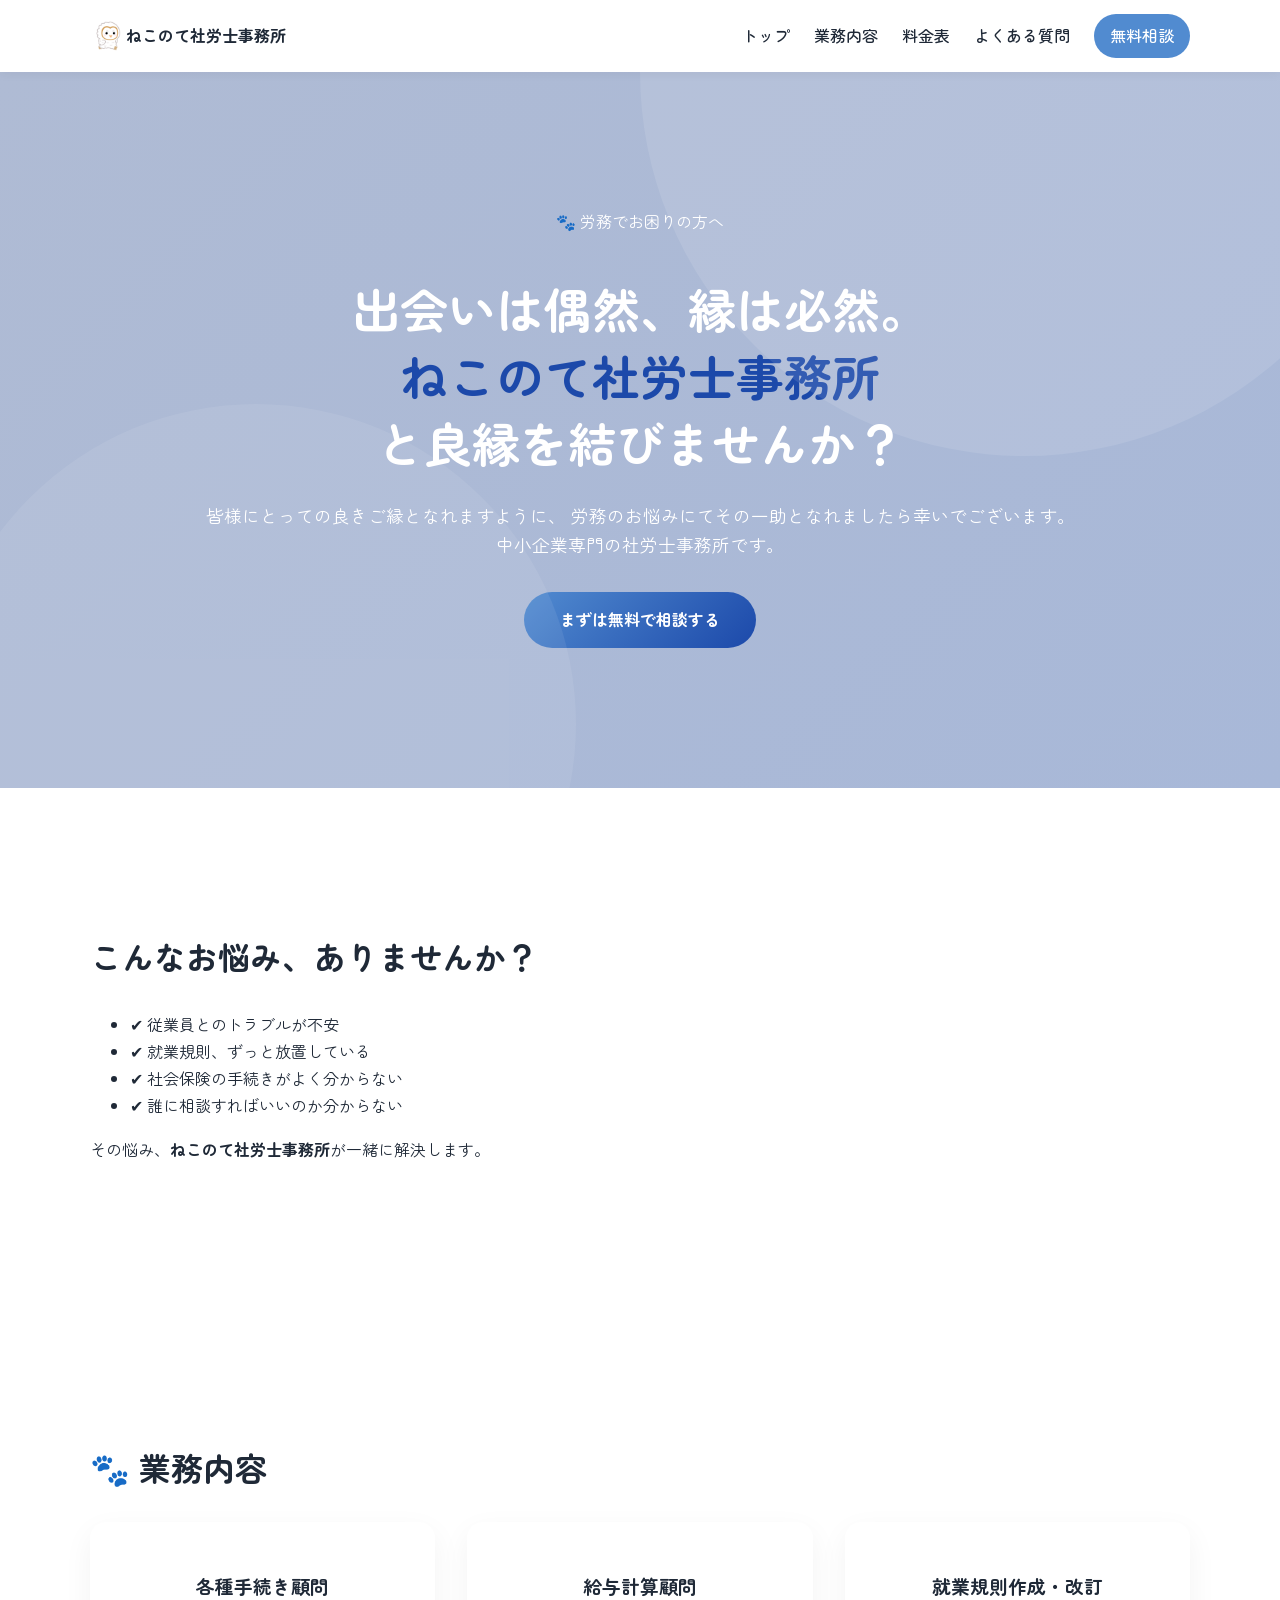
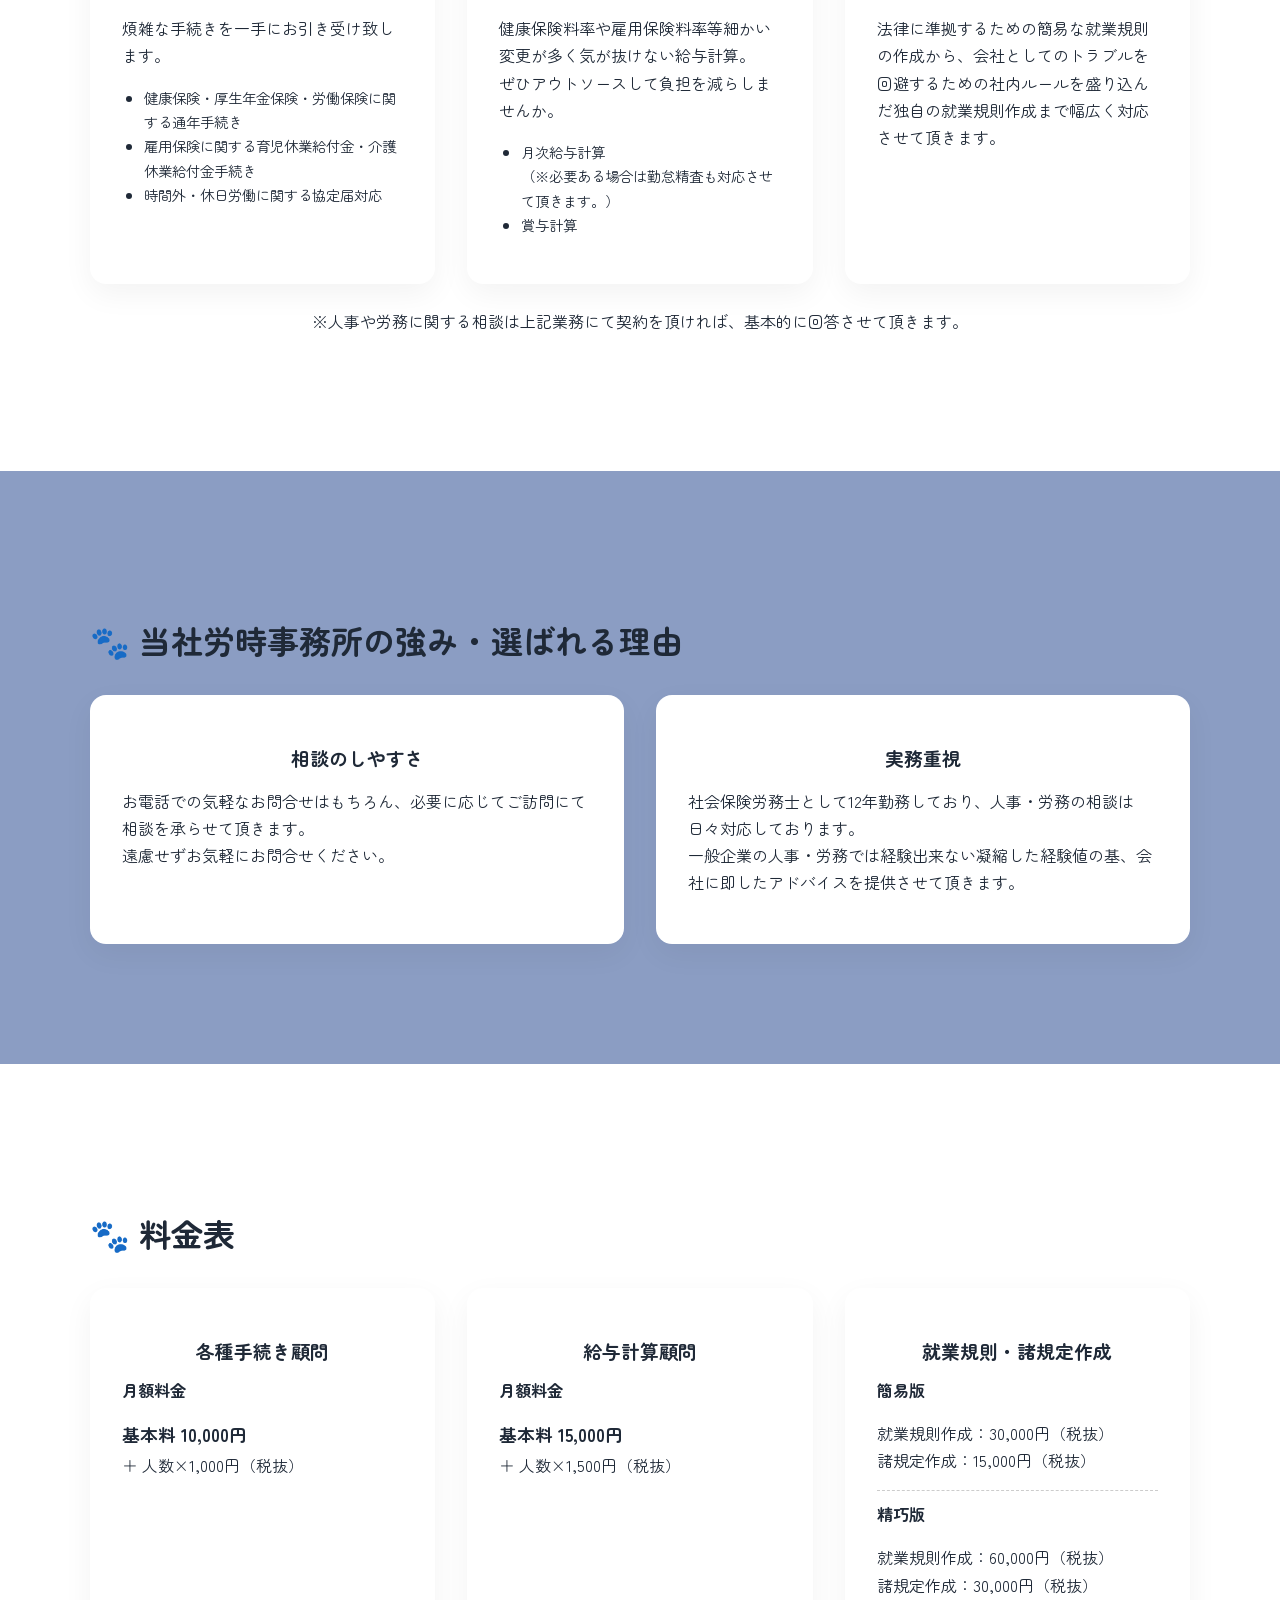
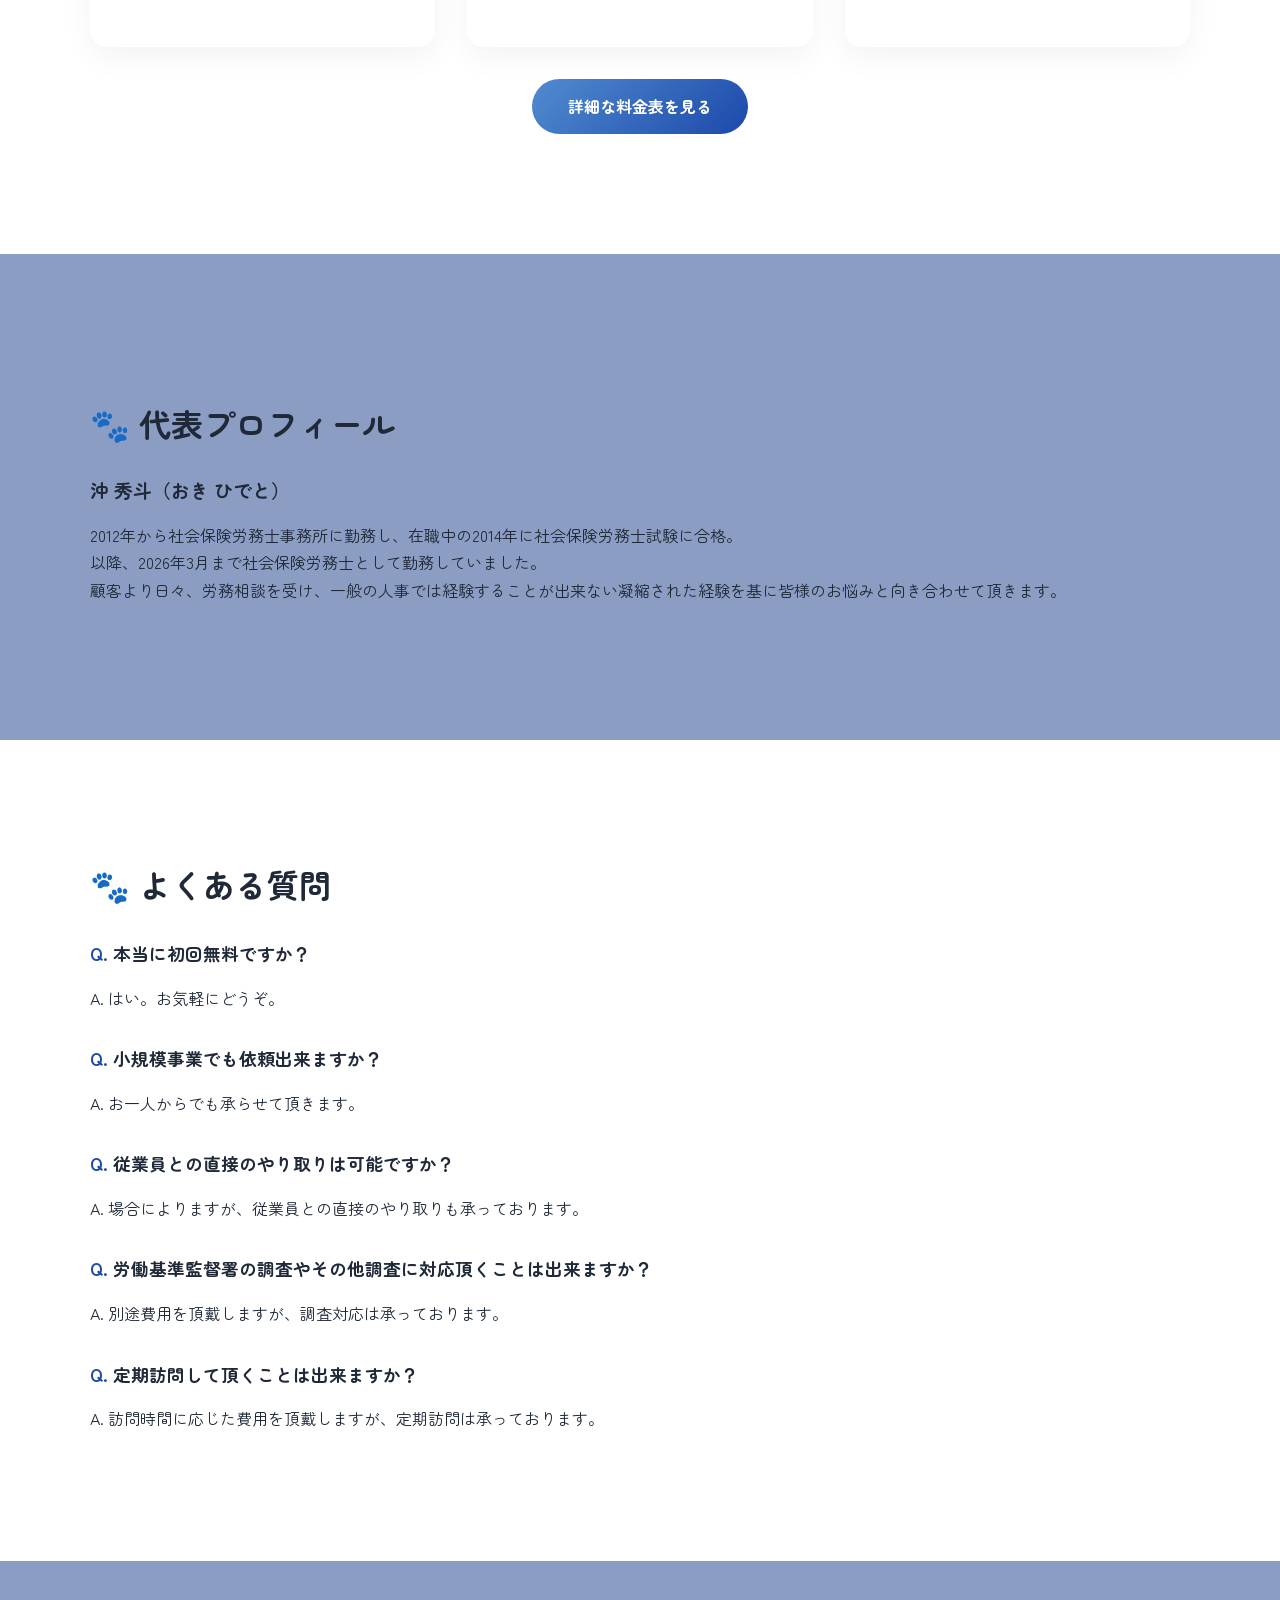
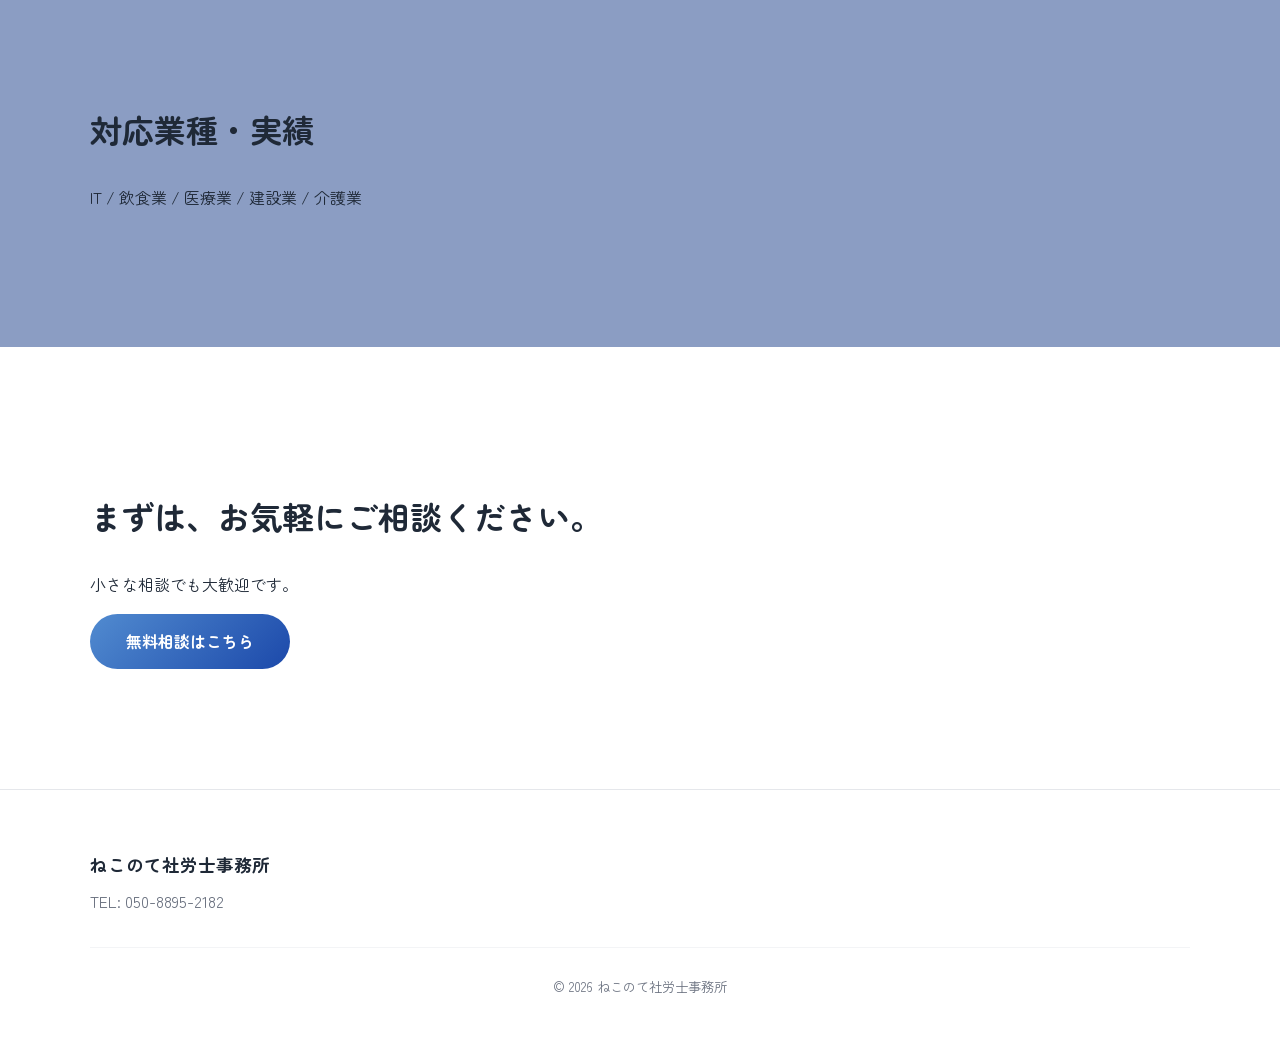
<file: index.html>
<!DOCTYPE html>
<html lang="ja">

<head>
  <meta name="robots" content="noindex, nofollow">
  <meta charset="UTF-8" />
  <meta name="viewport" content="width=device-width, initial-scale=1.0" />
  <title>ねこのて社労士事務所</title>
  <link rel="preconnect" href="https://fonts.googleapis.com">
  <link rel="preconnect" href="https://fonts.gstatic.com" crossorigin>
  <link href="https://fonts.googleapis.com/css2?family=Noto+Sans+JP:wght@300;400;600;700&display=swap" rel="stylesheet">
  <link href="https://fonts.googleapis.com/css2?family=Zen+Maru+Gothic:wght@400;500;700&display=swap" rel="stylesheet">

  <link rel="stylesheet" href="css/style.css">

  <link rel="icon" href="images/logo.png">
  <link rel="icon" type="image/png" sizes="32x32" href="images/logo.png">
  <link rel="icon" type="image/png" sizes="16x16" href="images/logo.png">
  <link rel="apple-touch-icon" sizes="180x180" href="images/logo.png">


</head>

<body>

  <header class="site-header">
    <div class="container header-inner">
      <div class="logo">
        <a href="index.html" style="display: flex; align-items: center; text-decoration: none; color: inherit;">
          <img src="images/logo.png" alt="ねこのて社労士事務所 ロゴ">
          <span>ねこのて社労士事務所</span>
        </a>
      </div>
      <button class="menu-toggle" aria-label="メニューを開く">☰</button>
      <nav class="nav">
        <a href="#home">トップ</a>
        <a href="#service">業務内容</a>
        <a href="#price">料金表</a>
        <a href="#faq">よくある質問</a>
        <a href="mailto:hoki0612@hoki-nekonotesharoushi.com" class="nav-cta">無料相談</a>
      </nav>
    </div>
  </header>

  <div class="menu-overlay"></div>

  <main id="home">

    <!-- Hero -->
    <section class="hero hero-unique">
      <div class="container hero-inner">
        <div class="hero-text">
          <p class="hero-badge">🐾 労務でお困りの方へ</p>
          <h1><span>出会いは偶然、</span><span>縁は必然。</span><br class="pc-br"><span class="hero-highlight">ねこのて社労士事務所</span><br
              class="pc-br"><span>と良縁を結びませんか？</span></h1>
          <p class="hero-lead">
            <span>皆様にとっての良きご縁となれますように、</span>
            <span>労務のお悩みにてその一助となれましたら幸いでございます。</span><br class="pc-br">
            <span>中小企業専門の社労士事務所です。</span>
          </p>
          <a href="mailto:hoki0612@hoki-nekonotesharoushi.com" class="btn-primary">まずは無料で相談する</a>
        </div>
      </div>
      <div class="hero-wave"></div>
    </section>

    <!-- 共感セクション -->
    <section class="section empath">
      <div class="container">
        <h2>こんなお悩み、ありませんか？</h2>
        <ul class="empath-list">
          <li>✔ 従業員とのトラブルが不安</li>
          <li>✔ 就業規則、ずっと放置している</li>
          <li>✔ 社会保険の手続きがよく分からない</li>
          <li>✔ 誰に相談すればいいのか分からない</li>
        </ul>
        <p class="empath-conclusion">
          その悩み、<strong>ねこのて社労士事務所</strong>が一緒に解決します。
        </p>
      </div>
    </section>

    <!-- 業務内容 -->
    <section id="service" class="section ">
      <div class="container">
        <h2>🐾 業務内容</h2>
        <div class="grid grid-3">
          <div class="card" style="text-align: left;">
            <h3 style="text-align: center;">各種手続き顧問</h3>
            <p>煩雑な手続きを一手にお引き受け致します。</p>
            <ul style="margin-top: 10px; font-size: 0.9em; padding-left: 1.5em; list-style-type: disc;">
              <li>健康保険・厚生年金保険・労働保険に関する通年手続き</li>
              <li>雇用保険に関する育児休業給付金・介護休業給付金手続き</li>
              <li>時間外・休日労働に関する協定届対応</li>
            </ul>
          </div>
          <div class="card" style="text-align: left;">
            <h3 style="text-align: center;">給与計算顧問</h3>
            <p>健康保険料率や雇用保険料率等細かい変更が多く気が抜けない給与計算。<br>ぜひアウトソースして負担を減らしませんか。</p>
            <ul style="margin-top: 10px; font-size: 0.9em; padding-left: 1.5em; list-style-type: disc;">
              <li>月次給与計算<br>（※必要ある場合は勤怠精査も対応させて頂きます。）</li>
              <li>賞与計算</li>
            </ul>
          </div>
          <div class="card" style="text-align: left;">
            <h3 style="text-align: center;">就業規則作成・改訂</h3>
            <p>法律に準拠するための簡易な就業規則の作成から、会社としてのトラブルを回避するための社内ルールを盛り込んだ独自の就業規則作成まで幅広く対応させて頂きます。</p>
          </div>
        </div>
        <p style="text-align: center; margin-top: 1.5em;">※人事や労務に関する相談は上記業務にて契約を頂ければ、基本的に回答させて頂きます。</p>
      </div>
    </section>

    <!-- 選ばれる理由 -->
    <section id="reason" class="section section-alt">
      <div class="container">
        <h2>🐾 当社労時事務所の強み・選ばれる理由</h2>
        <div class="grid" style="grid-template-columns: repeat(auto-fit, minmax(300px, 1fr));">
          <div class="card">
            <h3>相談のしやすさ</h3>
            <p>お電話での気軽なお問合せはもちろん、必要に応じてご訪問にて相談を承らせて頂きます。<br>遠慮せずお気軽にお問合せください。</p>
          </div>
          <div class="card">
            <h3>実務重視</h3>
            <p>社会保険労務士として12年勤務しており、人事・労務の相談は日々対応しております。<br>一般企業の人事・労務では経験出来ない凝縮した経験値の基、会社に即したアドバイスを提供させて頂きます。</p>
          </div>
        </div>
      </div>
    </section>

    <!-- 料金表 -->
    <section id="price" class="section">
      <div class="container">
        <h2>🐾 料金表</h2>
        <div class="grid grid-3">
          <div class="card">
            <h3>各種手続き顧問</h3>
            <p style="margin-top: 10px; font-weight: bold;">月額料金</p>
            <p style="font-size: 1.1em; font-weight: bold; margin-top: 5px;">基本料 10,000円<br><span
                style="font-size: 0.9em; font-weight: normal;">＋ 人数×1,000円（税抜）</span></p>
          </div>
          <div class="card">
            <h3>給与計算顧問</h3>
            <p style="margin-top: 10px; font-weight: bold;">月額料金</p>
            <p style="font-size: 1.1em; font-weight: bold; margin-top: 5px;">基本料 15,000円<br><span
                style="font-size: 0.9em; font-weight: normal;">＋ 人数×1,500円（税抜）</span></p>
          </div>
          <div class="card">
            <h3>就業規則・諸規定作成</h3>
            <p style="margin-top: 10px; font-weight: bold;">簡易版</p>
            <p style="margin-top: 5px;">就業規則作成：30,000円（税抜）<br>諸規定作成：15,000円（税抜）</p>
            <hr style="margin: 10px 0; border: none; border-top: 1px dashed #ccc;">
            <p style="margin-top: 10px; font-weight: bold;">精巧版</p>
            <p style="margin-top: 5px;">就業規則作成：60,000円（税抜）<br>諸規定作成：30,000円（税抜）</p>
          </div>
        </div>
        <div style="text-align: center; margin-top: 2rem;">
          <a href="price.html" class="btn-primary">詳細な料金表を見る</a>
        </div>
      </div>
    </section>

    <!-- プロフィール -->
    <section id="profile" class="section section-alt">
      <div class="container profile">
        <div class="profile-text">
          <h2>🐾 代表プロフィール</h2>
          <h3>沖 秀斗（おき ひでと）</h3>
          <p>
            2012年から社会保険労務士事務所に勤務し、在職中の2014年に社会保険労務士試験に合格。<br>
            以降、2026年3月まで社会保険労務士として勤務していました。<br>
            顧客より日々、労務相談を受け、一般の人事では経験することが出来ない凝縮された経験を基に皆様のお悩みと向き合わせて頂きます。
          </p>
        </div>
      </div>
    </section>

    <!-- よくある質問 -->
    <section id="faq" class="section section-sub">
      <div class="container faq">
        <h2>🐾 よくある質問</h2>

        <div class="faq-item" style="margin-bottom: 2rem; text-align: left;">
          <p style="font-weight: bold; margin-bottom: 0.5rem; font-size: 1.1em;"><span
              style="color: var(--main-dark);">Q.</span> 本当に初回無料ですか？</p>
          <p style="margin-bottom: 0;"><span>A.</span> はい。お気軽にどうぞ。</p>
        </div>

        <div class="faq-item" style="margin-bottom: 2rem; text-align: left;">
          <p style="font-weight: bold; margin-bottom: 0.5rem; font-size: 1.1em;"><span
              style="color: var(--main-dark);">Q.</span> 小規模事業でも依頼出来ますか？</p>
          <p style="margin-bottom: 0;"><span>A.</span> お一人からでも承らせて頂きます。</p>
        </div>

        <div class="faq-item" style="margin-bottom: 2rem; text-align: left;">
          <p style="font-weight: bold; margin-bottom: 0.5rem; font-size: 1.1em;"><span
              style="color: var(--main-dark);">Q.</span> 従業員との直接のやり取りは可能ですか？</p>
          <p style="margin-bottom: 0;"><span>A.</span> 場合によりますが、従業員との直接のやり取りも承っております。</p>
        </div>

        <div class="faq-item" style="margin-bottom: 2rem; text-align: left;">
          <p style="font-weight: bold; margin-bottom: 0.5rem; font-size: 1.1em;"><span
              style="color: var(--main-dark);">Q.</span> 労働基準監督署の調査やその他調査に対応頂くことは出来ますか？</p>
          <p style="margin-bottom: 0;"><span>A.</span> 別途費用を頂戴しますが、調査対応は承っております。</p>
        </div>

        <div class="faq-item" style="margin-bottom: 2rem; text-align: left;">
          <p style="font-weight: bold; margin-bottom: 0.5rem; font-size: 1.1em;"><span
              style="color: var(--main-dark);">Q.</span> 定期訪問して頂くことは出来ますか？</p>
          <p style="margin-bottom: 0;"><span>A.</span> 訪問時間に応じた費用を頂戴しますが、定期訪問は承っております。</p>
        </div>

      </div>
    </section>



    <!-- 実績 -->
    <section id="works" class="section section-alt">
      <div class="container">
        <h2>対応業種・実績</h2>
        <p>IT / 飲食業 / 医療業 / 建設業 / 介護業</p>
      </div>
    </section>

    <!-- Contact -->
    <section id="contact" class="section contact-unique">
      <div class="container cta">
        <h2>まずは、お気軽にご相談ください。</h2>
        <p>小さな相談でも大歓迎です。</p>
        <a href="mailto:hoki0612@hoki-nekonotesharoushi.com" class="btn-primary">無料相談はこちら</a>
      </div>
    </section>

  </main>

  <footer class="site-footer">
    <div class="container footer-content">
      <div class="footer-top">
        <p class="footer-office-name">ねこのて社労士事務所</p>
        <p class="footer-tel">TEL: 050-8895-2182</p>
      </div>
      <div class="footer-bottom">
        <small>© 2026 ねこのて社労士事務所</small>
      </div>
    </div>
  </footer>

  <script>
    const toggle = document.querySelector('.menu-toggle');
    const nav = document.querySelector('.nav');
    const overlay = document.querySelector('.menu-overlay');

    const openMenu = () => {
      nav.classList.add('open');
      overlay.classList.add('active');
      toggle.textContent = '✕';
    };

    const closeMenu = () => {
      nav.classList.remove('open');
      overlay.classList.remove('active');
      toggle.textContent = '☰';
    };

    toggle.addEventListener('click', () => {
      nav.classList.contains('open') ? closeMenu() : openMenu();
    });

    overlay.addEventListener('click', closeMenu);

    document.querySelectorAll('.nav a').forEach(link => {
      link.addEventListener('click', closeMenu);
    });

    const targets = document.querySelectorAll('.section, .card');

    const observer = new IntersectionObserver(
      entries => {
        entries.forEach(entry => {
          if (entry.isIntersecting) {
            entry.target.classList.add('is-visible');
          }
        });
      },
      { threshold: 0.15 }
    );

    targets.forEach(el => observer.observe(el));

    const header = document.querySelector('.site-header');

    window.addEventListener('scroll', () => {
      if (window.scrollY > 40) {
        header.classList.add('is-scrolled');
      } else {
        header.classList.remove('is-scrolled');
      }
    });

  </script>
</body>

</html>
</file>
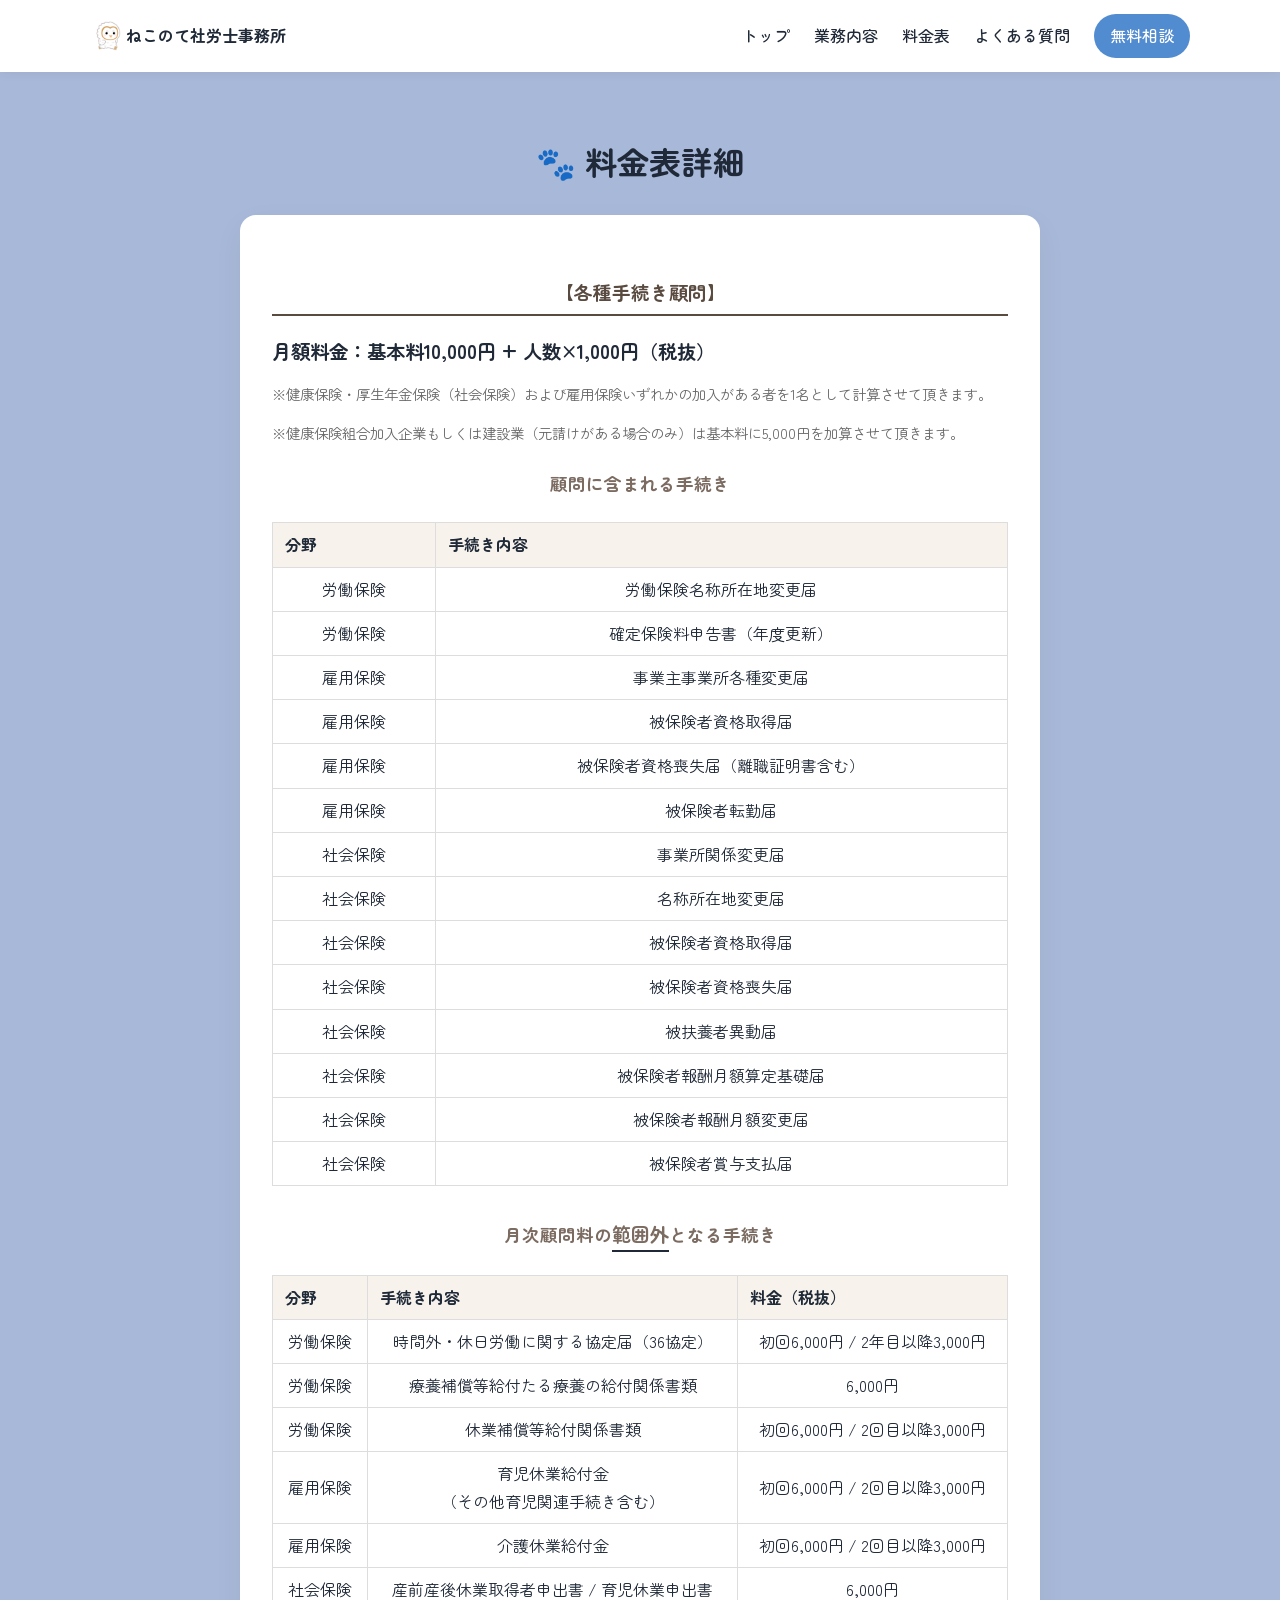
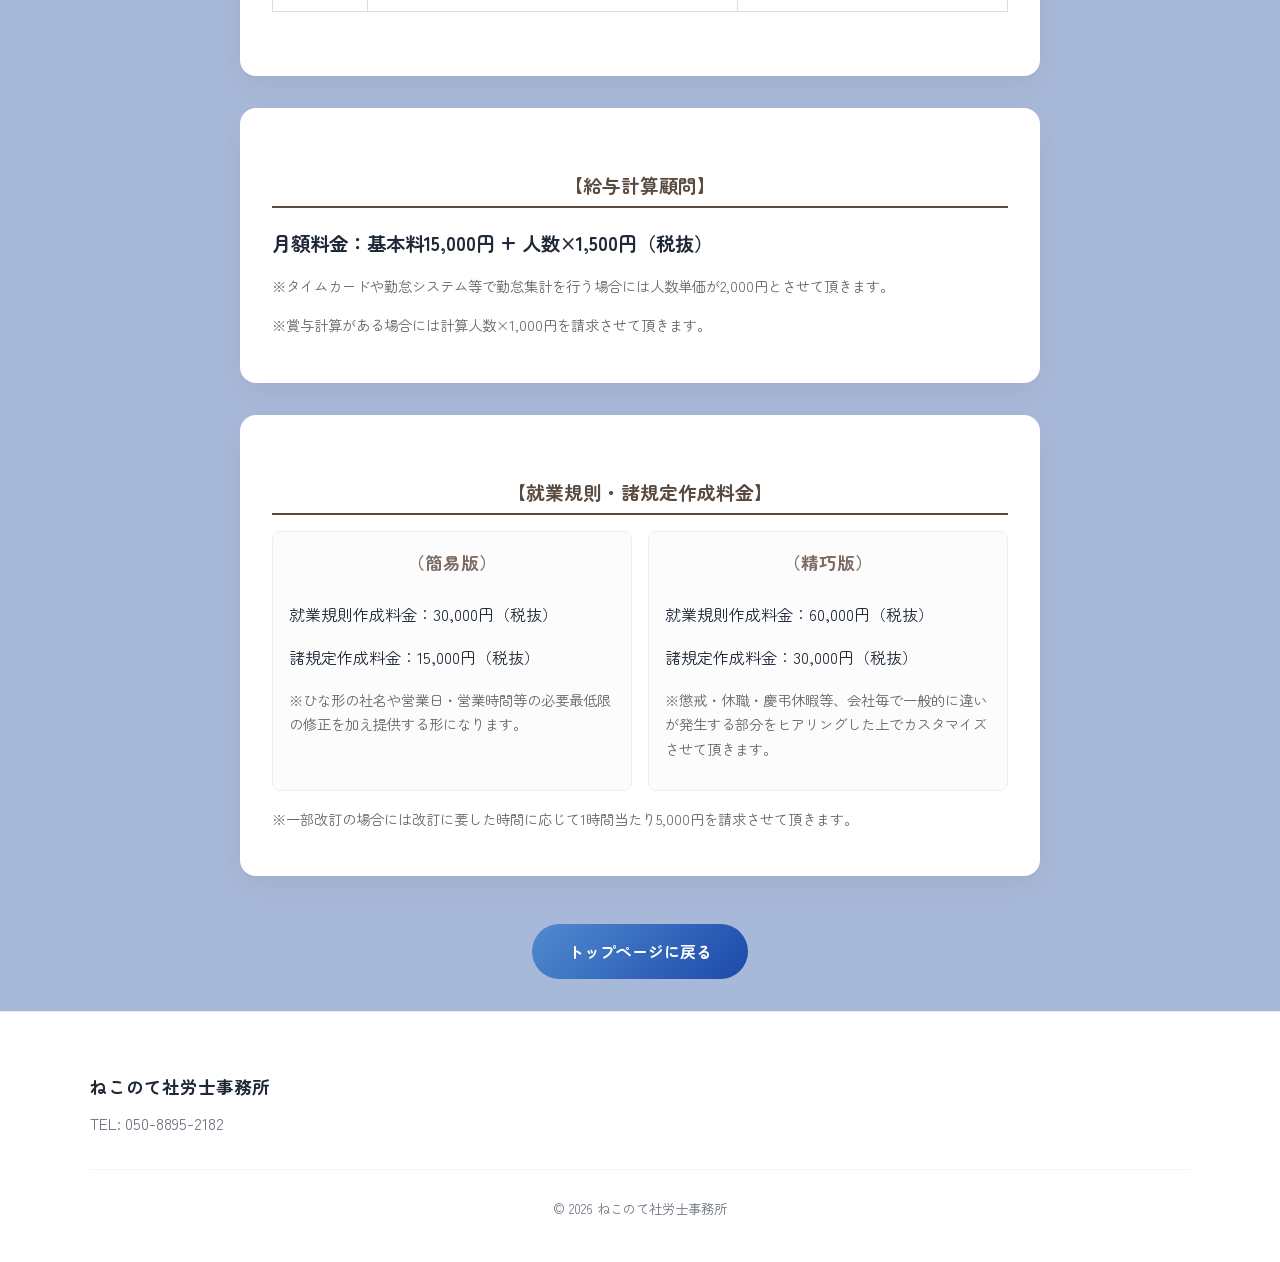
<file: price.html>
<!DOCTYPE html>
<html lang="ja">

<head>
    <meta name="robots" content="noindex, nofollow">
    <meta charset="UTF-8" />
    <meta name="viewport" content="width=device-width, initial-scale=1.0" />
    <title>料金表詳細 - ねこのて社労士事務所</title>
    <link rel="preconnect" href="https://fonts.googleapis.com">
    <link rel="preconnect" href="https://fonts.gstatic.com" crossorigin>
    <link href="https://fonts.googleapis.com/css2?family=Noto+Sans+JP:wght@300;400;600;700&display=swap"
        rel="stylesheet">
    <link href="https://fonts.googleapis.com/css2?family=Zen+Maru+Gothic:wght@400;500;700&display=swap"
        rel="stylesheet">

    <link rel="stylesheet" href="css/style.css">

    <link rel="icon" href="images/logo.png">
    <link rel="icon" type="image/png" sizes="32x32" href="images/logo.png">
    <link rel="icon" type="image/png" sizes="16x16" href="images/logo.png">
    <link rel="apple-touch-icon" sizes="180x180" href="images/logo.png">

    <style>
        .price-details {
            max-width: 800px;
            margin: 0 auto;
            text-align: left;
        }

        .price-details h3 {
            border-bottom: 2px solid #5a4b41;
            padding-bottom: 0.5rem;
            margin-top: 2rem;
            margin-bottom: 1rem;
            color: #5a4b41;
        }

        .price-details h4 {
            margin-top: 1.5rem;
            color: #7b6b61;
            font-size: 1.1em;
        }

        .price-details p {
            margin-bottom: 0.8rem;
        }

        .price-details .note {
            font-size: 0.9em;
            color: #666;
        }

        .price-table {
            width: 100%;
            border-collapse: collapse;
            margin-top: 1rem;
            margin-bottom: 2rem;
        }

        .price-table th,
        .price-table td {
            border: 1px solid #ddd;
            padding: 8px 12px;
        }

        .price-table th {
            background-color: #f7f3ec;
            text-align: left;
        }

        .back-btn-container {
            text-align: center;
            margin-top: 3rem;
            margin-bottom: 2rem;
        }

        /* price.html用：最初からカードを表示する */
        .card {
            opacity: 1 !important;
            transform: none !important;
        }
    </style>

</head>

<body>

    <header class="site-header">
        <div class="container header-inner">
            <div class="logo">
                <a href="index.html" style="display: flex; align-items: center; text-decoration: none; color: inherit;">
                    <img src="images/logo.png" alt="ねこのて社労士事務所 ロゴ">
                    <span>ねこのて社労士事務所</span>
                </a>
            </div>
            <button class="menu-toggle" aria-label="メニューを開く">☰</button>
            <nav class="nav">
                <a href="index.html#home">トップ</a>
                <a href="index.html#service">業務内容</a>
                <a href="index.html#price">料金表</a>
                <a href="index.html#faq">よくある質問</a>
                <a href="mailto:hoki0612@hoki-nekonotesharoushi.com" class="nav-cta">無料相談</a>
            </nav>
        </div>
    </header>

    <div class="menu-overlay"></div>

    <main style="padding-top: 40px;">
        <section>
            <div class="container price-details">
                <h2 style="text-align: center;">🐾 料金表詳細</h2>

                <div class="card" style="margin-top: 2rem;">
                    <h3>【各種手続き顧問】</h3>
                    <p style="font-size: 1.2em; font-weight: bold;">月額料金：基本料10,000円 + 人数×1,000円（税抜）</p>
                    <p class="note">※健康保険・厚生年金保険（社会保険）および雇用保険いずれかの加入がある者を1名として計算させて頂きます。</p>
                    <p class="note">※健康保険組合加入企業もしくは建設業（元請けがある場合のみ）は基本料に5,000円を加算させて頂きます。</p>

                    <h4>顧問に含まれる手続き</h4>
                    <table class="price-table">
                        <tr>
                            <th>分野</th>
                            <th>手続き内容</th>
                        </tr>
                        <tr>
                            <td>労働保険</td>
                            <td>労働保険名称所在地変更届</td>
                        </tr>
                        <tr>
                            <td>労働保険</td>
                            <td>確定保険料申告書（年度更新）</td>
                        </tr>
                        <tr>
                            <td>雇用保険</td>
                            <td>事業主事業所各種変更届</td>
                        </tr>
                        <tr>
                            <td>雇用保険</td>
                            <td>被保険者資格取得届</td>
                        </tr>
                        <tr>
                            <td>雇用保険</td>
                            <td>被保険者資格喪失届（離職証明書含む）</td>
                        </tr>
                        <tr>
                            <td>雇用保険</td>
                            <td>被保険者転勤届</td>
                        </tr>
                        <tr>
                            <td>社会保険</td>
                            <td>事業所関係変更届</td>
                        </tr>
                        <tr>
                            <td>社会保険</td>
                            <td>名称所在地変更届</td>
                        </tr>
                        <tr>
                            <td>社会保険</td>
                            <td>被保険者資格取得届</td>
                        </tr>
                        <tr>
                            <td>社会保険</td>
                            <td>被保険者資格喪失届</td>
                        </tr>
                        <tr>
                            <td>社会保険</td>
                            <td>被扶養者異動届</td>
                        </tr>
                        <tr>
                            <td>社会保険</td>
                            <td>被保険者報酬月額算定基礎届</td>
                        </tr>
                        <tr>
                            <td>社会保険</td>
                            <td>被保険者報酬月額変更届</td>
                        </tr>
                        <tr>
                            <td>社会保険</td>
                            <td>被保険者賞与支払届</td>
                        </tr>
                    </table>

                    <h4>月次顧問料の<span
                            style="font-weight: bold; font-size: 1.1em; border-bottom: 2px solid var(--text); padding-bottom: 2px;">範囲外</span>となる手続き
                    </h4>
                    <table class="price-table">
                        <tr>
                            <th>分野</th>
                            <th>手続き内容</th>
                            <th>料金（税抜）</th>
                        </tr>
                        <tr>
                            <td>労働保険</td>
                            <td>時間外・休日労働に関する協定届（36協定）</td>
                            <td>初回6,000円 / 2年目以降3,000円</td>
                        </tr>
                        <tr>
                            <td>労働保険</td>
                            <td>療養補償等給付たる療養の給付関係書類</td>
                            <td>6,000円</td>
                        </tr>
                        <tr>
                            <td>労働保険</td>
                            <td>休業補償等給付関係書類</td>
                            <td>初回6,000円 / 2回目以降3,000円</td>
                        </tr>
                        <tr>
                            <td>雇用保険</td>
                            <td>育児休業給付金<br>（その他育児関連手続き含む）</td>
                            <td>初回6,000円 / 2回目以降3,000円</td>
                        </tr>
                        <tr>
                            <td>雇用保険</td>
                            <td>介護休業給付金</td>
                            <td>初回6,000円 / 2回目以降3,000円</td>
                        </tr>
                        <tr>
                            <td>社会保険</td>
                            <td>産前産後休業取得者申出書 / 育児休業申出書</td>
                            <td>6,000円</td>
                        </tr>
                    </table>
                </div>

                <div class="card" style="margin-top: 2rem;">
                    <h3>【給与計算顧問】</h3>
                    <p style="font-size: 1.2em; font-weight: bold;">月額料金：基本料15,000円 + 人数×1,500円（税抜）</p>
                    <p class="note">※タイムカードや勤怠システム等で勤怠集計を行う場合には人数単価が2,000円とさせて頂きます。</p>
                    <p class="note">※賞与計算がある場合には計算人数×1,000円を請求させて頂きます。</p>
                </div>

                <div class="card" style="margin-top: 2rem;">
                    <h3>【就業規則・諸規定作成料金】</h3>
                    <div class="grid" style="grid-template-columns: 1fr 1fr; gap: 1rem; margin-top: 1rem;">
                        <div
                            style="background-color: #fcfcfc; padding: 1rem; border-radius: 8px; border: 1px solid #eee;">
                            <h4 style="margin-top:0;">（簡易版）</h4>
                            <p>就業規則作成料金：30,000円（税抜）</p>
                            <p>諸規定作成料金：15,000円（税抜）</p>
                            <p class="note" style="margin-top: 1rem;">※ひな形の社名や営業日・営業時間等の必要最低限の修正を加え提供する形になります。</p>
                        </div>
                        <div
                            style="background-color: #fcfcfc; padding: 1rem; border-radius: 8px; border: 1px solid #eee;">
                            <h4 style="margin-top:0;">（精巧版）</h4>
                            <p>就業規則作成料金：60,000円（税抜）</p>
                            <p>諸規定作成料金：30,000円（税抜）</p>
                            <p class="note" style="margin-top: 1rem;">
                                ※懲戒・休職・慶弔休暇等、会社毎で一般的に違いが発生する部分をヒアリングした上でカスタマイズさせて頂きます。</p>
                        </div>
                    </div>
                    <p class="note" style="margin-top: 1rem;">※一部改訂の場合には改訂に要した時間に応じて1時間当たり5,000円を請求させて頂きます。</p>
                </div>

                <div class="back-btn-container">
                    <a href="index.html#price" class="btn-primary">トップページに戻る</a>
                </div>
            </div>
        </section>
    </main>

    <footer class="site-footer">
        <div class="container footer-content">
            <div class="footer-top">
                <p class="footer-office-name">ねこのて社労士事務所</p>
                <p class="footer-tel">TEL: 050-8895-2182</p>
            </div>
            <div class="footer-bottom">
                <small>© 2026 ねこのて社労士事務所</small>
            </div>
        </div>
    </footer>

    <script>
        const toggle = document.querySelector('.menu-toggle');
        const nav = document.querySelector('.nav');
        const overlay = document.querySelector('.menu-overlay');

        const openMenu = () => {
            nav.classList.add('open');
            overlay.classList.add('active');
            toggle.textContent = '✕';
        };

        const closeMenu = () => {
            nav.classList.remove('open');
            overlay.classList.remove('active');
            toggle.textContent = '☰';
        };

        toggle.addEventListener('click', () => {
            nav.classList.contains('open') ? closeMenu() : openMenu();
        });

        overlay.addEventListener('click', closeMenu);

        document.querySelectorAll('.nav a').forEach(link => {
            link.addEventListener('click', closeMenu);
        });

        const header = document.querySelector('.site-header');

        window.addEventListener('scroll', () => {
            if (window.scrollY > 40) {
                header.classList.add('is-scrolled');
            } else {
                header.classList.remove('is-scrolled');
            }
        });

        // アニメーション用Observer
        const targets = document.querySelectorAll('.section, .card');
        const observer = new IntersectionObserver(
            entries => {
                entries.forEach(entry => {
                    if (entry.isIntersecting) {
                        entry.target.classList.add('is-visible');
                    }
                });
            },
            { threshold: 0.15 }
        );
        targets.forEach(el => observer.observe(el));
    </script>
</body>

</html>
</file>
<file: css/style.css>
/* =====================
   カラートーン（薄めブルー）
===================== */
:root {
  --main: #518bd0;
  /* メインブルー */
  --main-dark: #1c49aa;
  /* 濃いブルー */
  --bg: #A8B8D8;
  /* 全体背景 */
  --accent: #8B9DC3;
  /* セクション背景 */
  --herobg: #afbbd4;
  /* セクション背景 */
  --text: #1f2937;
  --gray: #6b7280;
  --white: #ffffff;
}

* {
  box-sizing: border-box;
}

body {
  margin: 0;
  /* font-family: 'Noto Sans JP', sans-serif; */
  font-family: 'Zen Maru Gothic', sans-serif;
  color: var(--text);
  background: var(--bg);
  line-height: 1.7;
  overflow-x: hidden;
}

/* =====================
   共通レイアウト
===================== */
.container {
  width: min(1100px, 92%);
  margin: 0 auto;
}

.section {
  padding: 120px 0;
  /* 基本セクション */
  background: var(--white);
  position: relative;
  overflow: hidden;

  /* アニメーション初期状態 */
  opacity: 0;
  transform: translateX(-40px);
  transition: opacity 0.8s ease, transform 0.8s ease;
}

/* 表示されたら有効化 */
.section.is-visible {
  opacity: 1;
  transform: translateX(0);
}

/* 重要セクション（業務内容・選ばれる理由など） */
.section-main {
  padding: 160px 0;
}

/* 軽めセクション（FAQ・事務所概要など） */
.section-sub {
  padding: 96px 0;
}

.section-alt {
  background: var(--accent);
}

.section-alt {
  background: var(--accent);
}

h1,
h2,
h3 {
  line-height: 1.4;
}

h2 {
  font-size: clamp(1.5rem, 4vw, 2rem);
  margin-bottom: 32px;
}

/* =====================
   ヘッダー
===================== */
.site-header {
  position: sticky;
  top: 0;
  background: var(--white);
  z-index: 1000;
  box-shadow: 0 2px 10px rgba(0, 0, 0, 0.05);
}

.header-inner {
  font-family: 'Zen Maru Gothic', sans-serif;
  display: flex;
  justify-content: space-between;
  align-items: center;
  height: 72px;
}

.logo {
  display: flex;
  align-items: center;
  gap: 10px;
  font-weight: 700;
}

.logo img {
  height: 36px;
}

.nav {
  display: flex;
  gap: 24px;
  align-items: center;
  /* リンクとボタンの高さを揃えるために追加 */
}

.nav a {
  text-decoration: none;
  color: var(--text);
  font-weight: 500;
}

.nav-cta {
  background: var(--main);
  color: var(--white) !important;
  font-weight: 600;
  padding: 8px 16px;
  border-radius: 999px;
  transition: background 0.3s ease;
}

.nav-cta:hover {
  background: var(--main-dark);
}

.menu-toggle {
  display: none;
}

/* =====================
   Hero（余白・文字サイズ調整・センター寄り）
===================== */
.hero {
  padding: 120px 0 140px;
  background: linear-gradient(135deg, var(--herobg), var(--bg));
  position: relative;
  text-align: center;
  /* テキストをセンター寄りに */
  color: white;
  overflow: hidden;
}

.hero::before {
  content: '';
  position: absolute;
  top: -30vw;
  right: -10vw;
  width: 60vw;
  height: 60vw;
  background: rgba(255, 255, 255, 0.1);
  border-radius: 50%;
}

.hero::after {
  content: '';
  position: absolute;
  bottom: -20vw;
  left: -5vw;
  width: 50vw;
  height: 50vw;
  background: rgba(255, 255, 255, 0.08);
  border-radius: 50%;
}

.hero h1 {
  font-family: 'Zen Maru Gothic', sans-serif;
  font-size: clamp(1.8rem, 5vw, 3rem);
  margin-bottom: 24px;
}

.hero h1 span,
.hero-lead span {
  display: inline-block;
  color: white;
}

.hero h1 .hero-highlight {
  color: var(--main-dark) !important;
}

.hero-lead {
  font-size: clamp(0.95rem, 2.5vw, 1.1rem);
  color: var(--gray);
  margin-bottom: 32px;
}

.btn-primary {
  display: inline-block;
  background: linear-gradient(135deg, var(--main), var(--main-dark));
  color: #fff;
  padding: 14px 36px;
  border-radius: 999px;
  text-decoration: none;
  font-weight: 600;

  /* Heroボタン遅延アニメーション */
  opacity: 0;
  transform: translateY(20px);
  animation: heroBtnFade 0.8s ease forwards;
  animation-delay: 0.8s;
}

@keyframes heroBtnFade {
  to {
    opacity: 1;
    transform: translateY(0);
  }
}

/* =====================
   カード・グリッド（ベスト案：構造センター＋本文左）
===================== */
.grid {
  display: grid;
  gap: 32px;
}

.grid-3 {
  grid-template-columns: repeat(3, 1fr);
}


.card {
  background: var(--white);
  padding: 32px;
  border-radius: 16px;
  box-shadow: 0 10px 30px rgba(0, 0, 0, 0.05);
  text-align: center;
  /* カード全体はセンター */

  /* カード用アニメーション初期状態 */
  opacity: 0;
  transform: translateY(30px);
  transition: opacity 0.6s ease, transform 0.6s ease, box-shadow 0.3s ease;
}

.card.is-visible {
  opacity: 1;
  transform: translateY(0);
}

/* ホバーで1px浮かせる */
.card:hover {
  transform: translateY(-4px);
  box-shadow: 0 14px 40px rgba(0, 0, 0, 0.08);
}

.card h3 {
  margin-bottom: 12px;
}

.card p,
.card ul {
  text-align: left;
  /* 本文は左揃えで読みやすく */
}



.card-faq p {
  color: var(--gray);
  font-size: 0.95rem;
}




/* =====================
   スマホ対応
===================== */
@media (max-width: 768px) {

  h2 {
    text-align: center;
  }

  .grid-3 {
    grid-template-columns: 1fr;
  }

  .hero {
    padding: 80px 0 100px;
  }

  .hero h1 {
    word-break: keep-all;
    overflow-wrap: anywhere;
  }

  .hero-lead {
    word-break: keep-all;
    overflow-wrap: anywhere;
  }

  .pc-br {
    display: none;
  }

  /* ドロワーメニュー */
  .menu-toggle {
    display: block;
    font-size: 1.8rem;
    background: none;
    border: none;
    cursor: pointer;
    z-index: 1100;
  }

  .nav {
    position: fixed;
    top: 0;
    right: -100%;
    width: 80%;
    max-width: 320px;
    height: 100vh;
    background: var(--white);
    padding: 100px 24px 24px;
    flex-direction: column;
    gap: 24px;
    box-shadow: -10px 0 30px rgba(0, 0, 0, 0.15);
    transition: right 0.3s ease;
    z-index: 1000;
  }

  .nav.open {
    right: 0;
  }

  .menu-overlay {
    position: fixed;
    inset: 0;
    background: rgba(0, 0, 0, 0.4);
    opacity: 0;
    pointer-events: none;
    transition: opacity 0.3s ease;
    z-index: 900;
  }

  .menu-overlay.active {
    opacity: 1;
    pointer-events: auto;
  }
}

/* =====================
   フッター（左寄せ・2段構成）
 ===================== */
.site-footer {
  background: var(--white);
  padding: 60px 0 40px;
  border-top: 1px solid #e5e7eb;
}

.site-footer .footer-content {
  display: flex;
  flex-direction: column;
  gap: 32px;
}

.footer-top {
  display: flex;
  flex-direction: column;
  gap: 8px;
}

.footer-office-name {
  font-weight: 700;
  font-size: 1.1rem;
  color: var(--text) !important;
}

.footer-tel {
  font-size: 1rem;
}

.footer-bottom {
  padding-top: 24px;
  border-top: 1px solid #f3f4f6;
  text-align: center;
}

.site-footer p,
.site-footer small {
  color: var(--gray);
  margin: 0;
}
</file>
